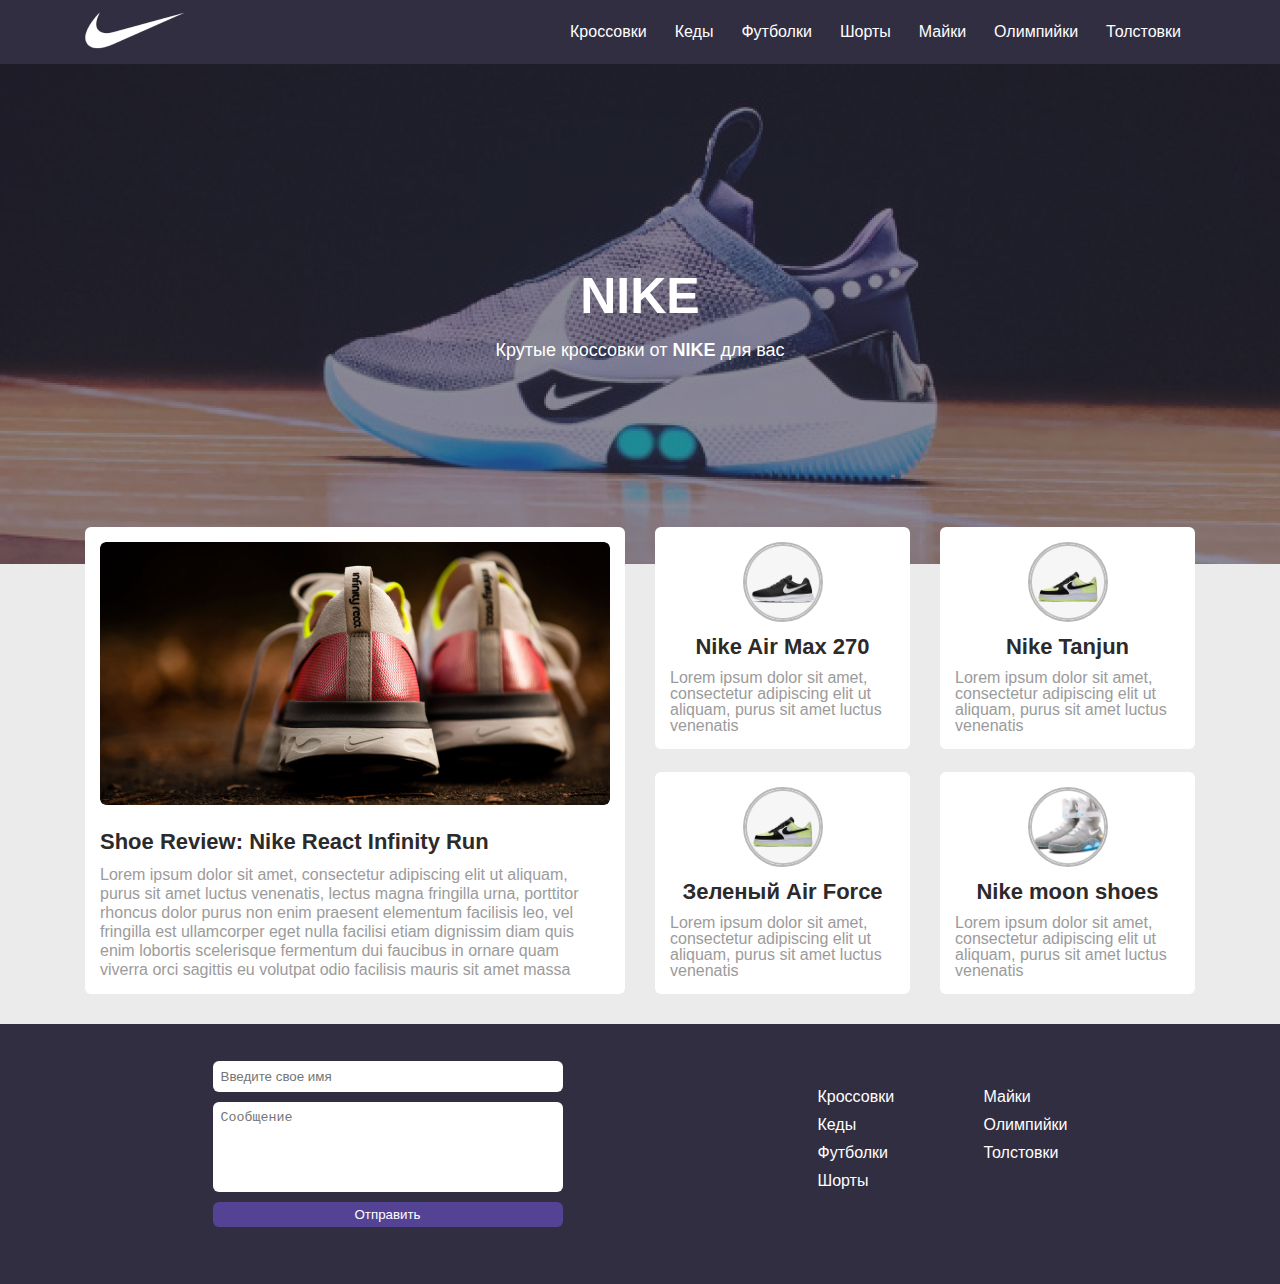
<file: index.html>
<!DOCTYPE html>
<html lang="en">
<head>
    <meta charset="UTF-8">
    <meta http-equiv="X-UA-Compatible" content="IE=edge">
    <meta name="viewport" content="width=device-width, initial-scale=1.0">
    <title>Document</title>
    <link rel="stylesheet" href="style/style.css">
</head>
<body>
    <header>
        <nav class="container">
            <a href="">
                <img src="img/adidas-logo-png-white 1.png" alt="">
            </a>
            <ul class="header_list">
                <li><a href="">Кроссовки</a></li>
                <li><a href="">Кеды</a></li>
                <li><a href="">Футболки</a></li>
                <li><a href="">Шорты</a></li>
                <li><a href="">Майки</a></li>
                <li><a href="">Олимпийки</a></li>
                <li><a href="">Толстовки</a></li>
            </ul>
        </nav>
    </header>
    <main>
        <section class="intro">
            <h1>NIKE</h1>
            <p>Крутые кроссовки от <span>NIKE</span> для вас   </p>
        </section>
        <section class="catalog container">
            <div class="left">
                <img src="img/Nike-React-Infinity-Run-Heel--1920 1.jpg" alt="">
                <h2>Shoe Review: Nike React Infinity Run</h2>
                <p>Lorem ipsum dolor sit amet, consectetur adipiscing elit ut aliquam, purus sit amet luctus venenatis, lectus magna fringilla urna, porttitor rhoncus dolor purus non enim praesent elementum facilisis leo, vel fringilla est ullamcorper eget nulla facilisi etiam dignissim diam quis enim lobortis scelerisque fermentum dui faucibus in ornare quam viverra orci sagittis eu volutpat odio facilisis mauris sit amet massa</p>
            </div>
            <div class="right">
                <div class="right_item">
                    <img src="img/uwjw39b1xdsbtmfnxjqm 1.png" alt="">
                    <h4>Nike Air Max 270</h4>
                    <p>Lorem ipsum dolor sit amet, consectetur adipiscing elit ut aliquam, purus sit amet luctus venenatis</p>
                </div>
                <div class="right_item">
                    <img src="img/c4be5739-94a6-4501-9bff-0009e0712e9b 2.png" alt="">
                    <h4> Nike Tanjun</h4>
                    <p>Lorem ipsum dolor sit amet, consectetur adipiscing elit ut aliquam, purus sit amet luctus venenatis</p>
                </div>
                <div class="right_item">
                    <img src="img/c4be5739-94a6-4501-9bff-0009e0712e9b 2.png" alt="">
                    <h4>Зеленый Air Force</h4>
                    <p>Lorem ipsum dolor sit amet, consectetur adipiscing elit ut aliquam, purus sit amet luctus venenatis</p>
                </div>
                <div class="right_item">
                    <img src="img/106015873-1562928489280417744-001a-4 1.png" alt="">
                    <h4>Nike moon shoes</h4>
                    <p>Lorem ipsum dolor sit amet, consectetur adipiscing elit ut aliquam, purus sit amet luctus venenatis</p>
                </div>
            </div>
        </section>
    </main>
    <footer>
        <div class="container footer_content">
            <form action="" class="footer_form">
                <input type="text" placeholder="Введите свое имя">
                <textarea placeholder="Сообщение"></textarea>
                <button>Отправить</button>
            </form>
            <nav>
                <ul class="footer_list">
                    <li><a href="">Кроссовки</a></li>
                    <li><a href="">Кеды</a></li>
                    <li><a href="">Футболки</a></li>
                    <li><a href="">Шорты</a></li>
                    </ul>
                    <ul class="footer_list">
                        <li><a href="">Майки</a></li>
                        <li><a href="">Олимпийки</a></li>
                        <li><a href="">Толстовки</a></li>
                    </ul>
               
            </nav>
        </div>
    </footer>
</body>
</html>
</file>
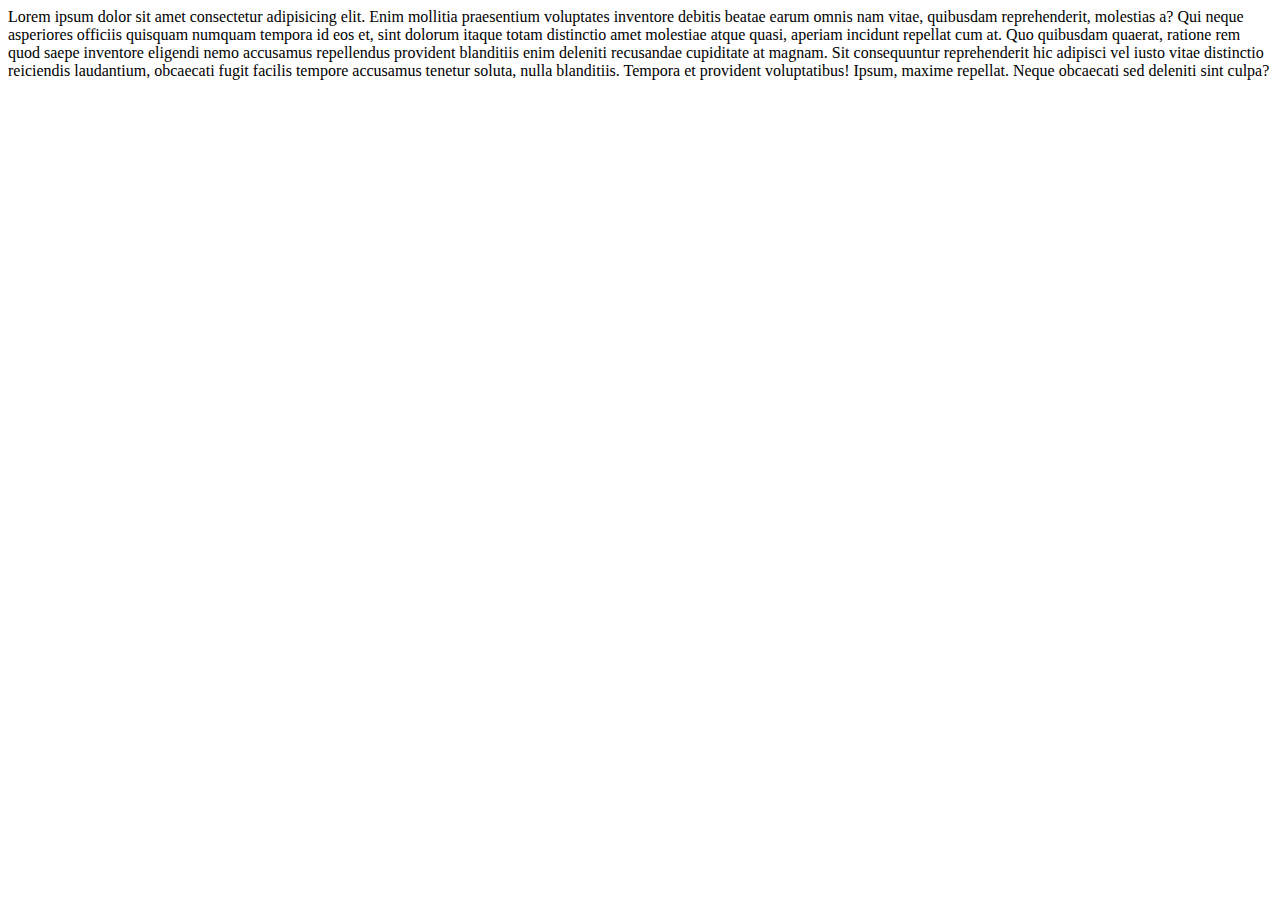
<file: shrift/index.html>
<!DOCTYPE html>
<html lang="en">
<head>
    <meta charset="UTF-8">
    <meta http-equiv="X-UA-Compatible" content="IE=edge">
    <meta name="viewport" content="width=device-width, initial-scale=1.0">
    <title>Document</title>
    
<body>
    <div>
        Lorem ipsum dolor sit amet consectetur adipisicing elit. Enim mollitia praesentium voluptates inventore debitis beatae earum omnis nam vitae, quibusdam reprehenderit, molestias a? Qui neque asperiores officiis quisquam numquam tempora id eos et, sint dolorum itaque totam distinctio amet molestiae atque quasi, aperiam incidunt repellat cum at. Quo quibusdam quaerat, ratione rem quod saepe inventore eligendi nemo accusamus repellendus provident blanditiis enim deleniti recusandae cupiditate at magnam. Sit consequuntur reprehenderit hic adipisci vel iusto vitae distinctio reiciendis laudantium, obcaecati fugit facilis tempore accusamus tenetur soluta, nulla blanditiis. Tempora et provident voluptatibus! Ipsum, maxime repellat. Neque obcaecati sed deleniti sint culpa?
    </div>
</body>
</html>
</file>
<file: style/style.css>
* {
    margin: 0;
    padding: 0;
    box-sizing: border-box;
}

body {
    font-family: "Roboto", sans-serif;
}

.container {
    max-width: 1140px;
    padding-left: 15px;
    padding-right: 15px;
    margin-left: auto;
    margin-right: auto;
}

header {
    background: #322E41;
}

.header_list {
    display: flex;
    list-style: none;
}

header nav {
    display: flex;
    justify-content: space-between;
    align-items: center;
}

.header_list a {
    color: white;
    padding: 23px 14px;
    display: block;
    text-decoration: none;
    transition: 0.5s;
}

.header_list a:hover {
    background: white;
    color: #D57300;
}

.intro {
    background: url(../img/Nike-Adapt-BB\ 1.jpg) center/cover;
    height: 500px;
    align-items: center;
    display: flex;
    justify-content: center;
    flex-direction: column;
}

.intro h1 {
    font-size: 50px;
    color: white;
    margin-bottom: 15px
}

.intro p {
    font-size: 18px;
    color: white;
}

.intro span {
    font-weight: bold;
}

main {
    background: #EBEBEB;
    padding-bottom: 30px;
}

.left {
    width: 540px;
    background: white;
    border-radius: 6px;
    padding: 15px;
}

.left img {
    width: 100%;
    border-radius: 6px;
    margin-bottom: 20px;
}

.left h2 {
    font-size: 22px;
    margin-bottom: 10px;
    color: #2C2A2A;
}

.left p {
    color: #9B9B9B;
    line-height: 19px;
}

.catalog {
    margin-top: -37px;
    display: flex;
    justify-content: space-between;
}

.right_item {
    background: #FFFFFF;
    border-radius: 6px;
    padding: 15px;
    display: flex;
    flex-direction: column;
    align-items: center;
    width: 255px;
}

.right_item img {
    width: 80px;
    height: 80px;
    border-radius: 50px;
    border: 2px #b8b8b8 solid;
    margin-bottom: 12px;
}

.right_item h4 {
    font-size: 22px;
    text-align: center;
    color: #2C2A2A;
    margin-bottom: 10px;
}

.right_item p {
    font-size: 16px;
    color: #9B9B9B;
    line-height: 16px;
}

.right {
    display: flex;
    flex-wrap: wrap;
    justify-content: space-between;
    align-content: space-between;
    width: 540px;
}

footer {
    background: #322E41;
    padding-top: 37px;
    padding-bottom: 57px;
}

.footer_form{
    display: flex;
    flex-direction: column;
    max-width: 350px;
    width: 100%;
}

.footer_form input{
    background: white;
    border-radius: 6px;
    border: none;
    outline: none;
    padding: 8px;
    margin-bottom: 10px;
}

.footer_form textarea{
    background: white;
    border-radius: 6px;
    border: none;
    outline: none;
    padding: 8px;
    margin-bottom: 10px;
    height: 90px;
    resize: none;
}

.footer_form button{
    background: #544294;
    border-radius: 6px;
    border: none;
    outline: none;
    padding: 5px;
    color: white;
    cursor: pointer;
}
.footer_form input::placeholder
.footer_form textarea::placeholder{
    color: #989898;
    font-size: 18px;
}
.footer_content{
    display: flex;
    justify-content: space-around;
    align-items: center;
}
footer nav{
    display: flex;
    justify-content: space-between;
    width: 100%;
    max-width: 250px;
}
.footer_list{
    list-style: none;

}
.footer_list a{
    color: white;
    text-decoration: none;
    margin-bottom: 10px;
    display: block;
    transition: 00.5s;
}
.footer_list a:hover{
    color: #D57300;
}
</file>
